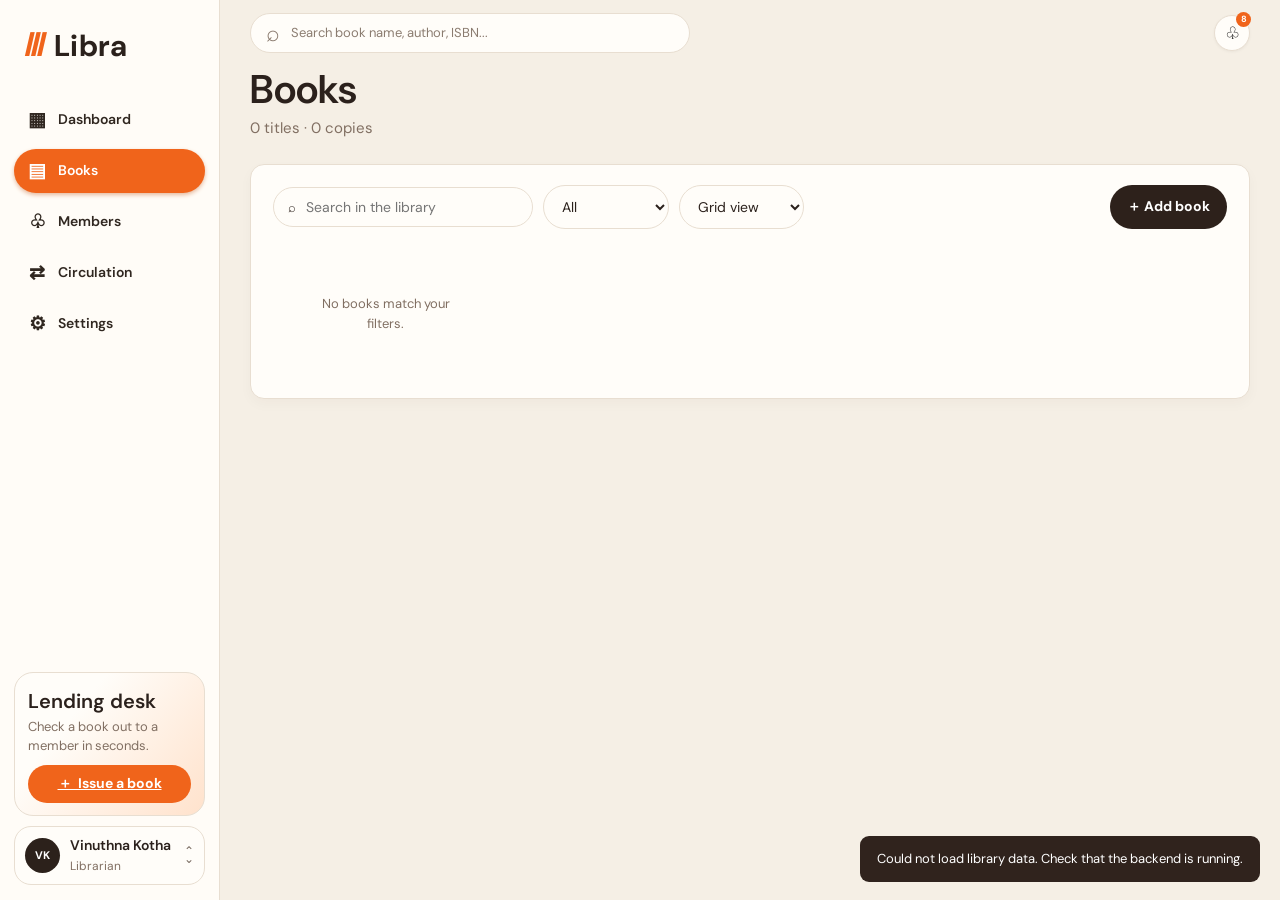
<file: books.html>
<!DOCTYPE html>
<html lang="en">
<head>
    <meta charset="utf-8">
    <meta name="viewport" content="width=device-width, initial-scale=1">
    <title>Books</title>

    <link rel="preconnect" href="https://fonts.googleapis.com">
    <link rel="preconnect" href="https://fonts.gstatic.com" crossorigin>

    <link
        href="https://fonts.googleapis.com/css2?family=DM+Sans:wght@400;500;600;700&family=Playfair+Display:wght@500;600;700&display=swap"
        rel="stylesheet"
    >

    <link rel="stylesheet" href="styles.css">
</head>

<body>
    <aside class="sidebar">
        <a class="brand" href="index.html">
            <span class="brand-mark">Ⅲ</span>
            <span>Libra</span>
        </a>

        <nav class="nav">
            <a class="nav-link" href="index.html">
                <span class="nav-icon">▦</span>Dashboard
            </a>

            <a class="nav-link active" href="books.html">
                <span class="nav-icon">▤</span>Books
            </a>

            <a class="nav-link" href="members.html">
                <span class="nav-icon">♧</span>Members
            </a>

            <a class="nav-link" href="circulation.html">
                <span class="nav-icon">⇄</span>Circulation
            </a>

            <a class="nav-link" href="settings.html">
                <span class="nav-icon">⚙</span>Settings
            </a>
        </nav>

        <div class="sidebar-bottom">
            <section class="lending-card">
                <h2>Lending desk</h2>
                <p>Check a book out to a member in seconds.</p>
                <a class="btn btn-orange btn-wide" href="circulation.html">
                    ＋ &nbsp;Issue a book
                </a>
            </section>

            <div class="profile">
                <span class="avatar avatar-dark">VK</span>

                <span class="profile-copy">
                    <strong>Vinuthna Kotha</strong>
                    <small>Librarian</small>
                </span>

                <span class="chevrons">⌃<br>⌄</span>
            </div>
        </div>
    </aside>

    <main class="main">
        <header class="topbar">
            <label class="search">
                <span class="search-icon">⌕</span>
                <input
                    id="globalSearch"
                    type="search"
                    placeholder="Search book name, author, ISBN..."
                >
            </label>

            <button
                class="notification"
                id="notificationButton"
                aria-label="Notifications"
            >
                ♧
                <span class="notification-count">8</span>
            </button>
        </header>

        <header class="section-heading">
            <h1>Books</h1>
            <p id="booksCount">26 titles · 65 copies</p>
        </header>

        <section class="panel catalogue-panel">
            <div class="catalogue-toolbar">
                <div class="catalogue-controls">
                    <label class="catalogue-search">
                        ⌕
                        <input
                            id="booksSearch"
                            type="search"
                            placeholder="Search in the library"
                        >
                    </label>

                    <select id="bookCategory">
                        <option>All</option>
                        <option>Fiction</option>
                        <option>Fantasy</option>
                        <option>Sci-Fi</option>
                        <option>Classics</option>
                        <option>Non-Fiction</option>
                        <option>Biography</option>
                        <option>Self-Help</option>
                        <option>Science</option>
                        <option>Technology</option>
                    </select>

                    <select id="bookView">
                        <option value="grid">Grid view</option>
                        <option value="list">List view</option>
                    </select>
                </div>

                <button class="btn btn-dark" id="addBook">
                    ＋ Add book
                </button>
            </div>

            <div id="booksGrid" class="books-grid"></div>
        </section>
    </main>

    <script src="app.js"></script>
</body>
</html>
</file>
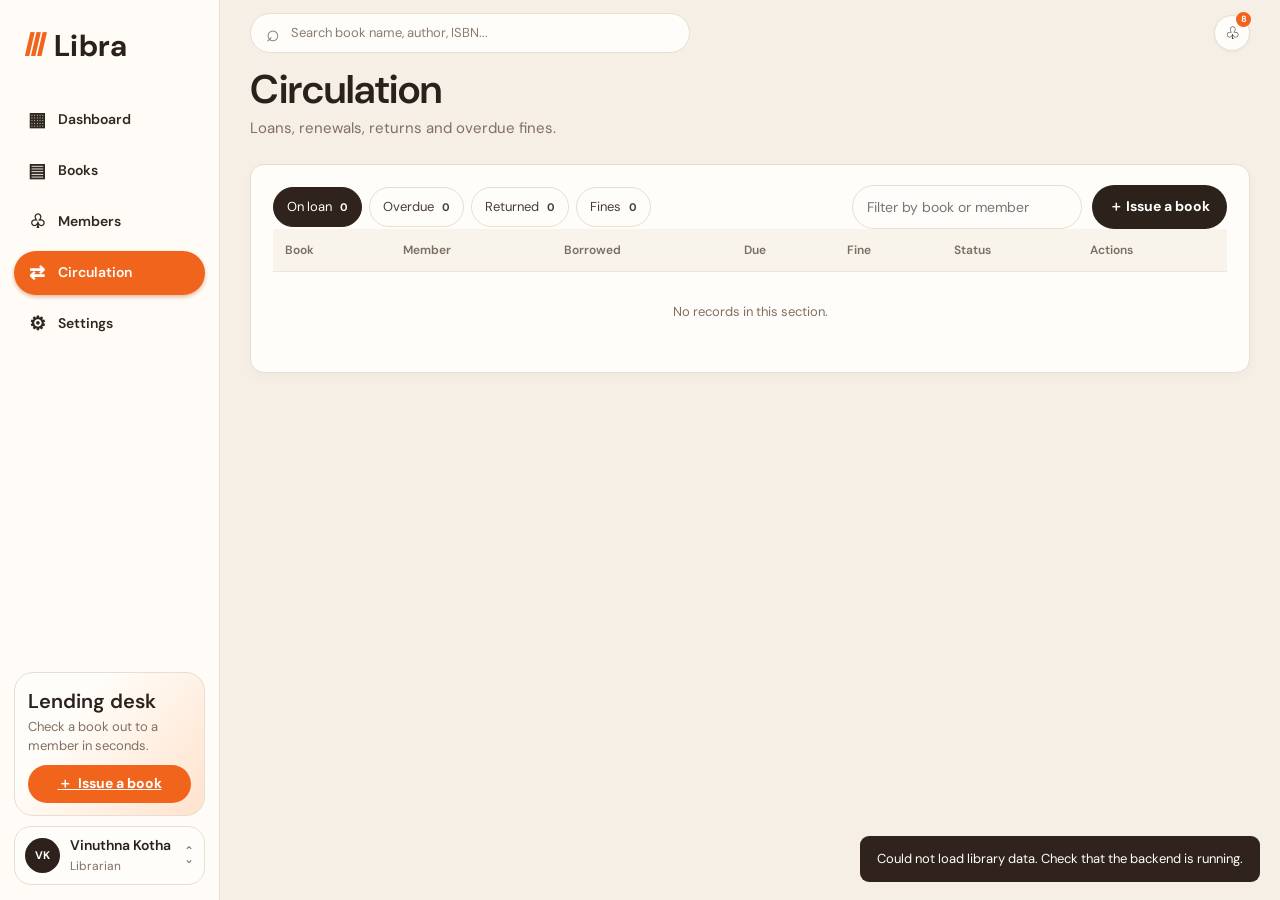
<file: circulation.html>
<!DOCTYPE html>
<html lang="en">
<head>
    <meta charset="utf-8">
    <meta name="viewport" content="width=device-width, initial-scale=1">
    <title>Circulation</title>

    <link rel="preconnect" href="https://fonts.googleapis.com">
    <link rel="preconnect" href="https://fonts.gstatic.com" crossorigin>
    <link href="https://fonts.googleapis.com/css2?family=DM+Sans:wght@400;500;600;700&family=Playfair+Display:wght@500;600;700&display=swap" rel="stylesheet">

    <link rel="stylesheet" href="styles.css">
</head>

<body>
    <aside class="sidebar">
        <a class="brand" href="index.html">
            <span class="brand-mark">Ⅲ</span>
            <span>Libra</span>
        </a>

        <nav class="nav">
            <a class="nav-link" href="index.html">
                <span class="nav-icon">▦</span>Dashboard
            </a>
            <a class="nav-link" href="books.html">
                <span class="nav-icon">▤</span>Books
            </a>
            <a class="nav-link" href="members.html">
                <span class="nav-icon">♧</span>Members
            </a>
            <a class="nav-link active" href="circulation.html">
                <span class="nav-icon">⇄</span>Circulation
            </a>
            <a class="nav-link" href="settings.html">
                <span class="nav-icon">⚙</span>Settings
            </a>
        </nav>

        <div class="sidebar-bottom">
            <section class="lending-card">
                <h2>Lending desk</h2>
                <p>Check a book out to a member in seconds.</p>
                <a class="btn btn-orange btn-wide" href="circulation.html">
                    ＋ &nbsp;Issue a book
                </a>
            </section>

            <div class="profile">
                <span class="avatar avatar-dark">VK</span>
                <span class="profile-copy">
                    <strong>Vinuthna Kotha</strong>
                    <small>Librarian</small>
                </span>
                <span class="chevrons">⌃<br>⌄</span>
            </div>
        </div>
    </aside>

    <main class="main">
        <header class="topbar">
            <label class="search">
                <span class="search-icon">⌕</span>
                <input
                    id="globalSearch"
                    type="search"
                    placeholder="Search book name, author, ISBN..."
                >
            </label>

            <button class="notification" id="notificationButton" aria-label="Notifications">
                ♧
                <span class="notification-count">8</span>
            </button>
        </header>

        <header class="section-heading">
            <h1>Circulation</h1>
            <p>Loans, renewals, returns and overdue fines.</p>
        </header>

        <section class="panel circulation-panel">
            <div class="circulation-toolbar">
                <div class="view-tabs">
                    <button class="active" data-circulation-tab="On loan">
                        On loan <b>0</b>
                    </button>
                    <button data-circulation-tab="Overdue">
                        Overdue <b>0</b>
                    </button>
                    <button data-circulation-tab="Returned">
                        Returned <b>0</b>
                    </button>
                    <button data-circulation-tab="Fines">
                        Fines <b>0</b>
                    </button>
                </div>

                <div class="circulation-actions">
                    <input
                        id="circulationSearch"
                        type="search"
                        placeholder="Filter by book or member"
                    >
                    <button class="btn btn-dark" id="issueBookButton">
                        ＋ Issue a book
                    </button>
                </div>
            </div>

            <div class="table-wrap">
                <table class="circulation-table">
                    <thead>
                        <tr>
                            <th>Book</th>
                            <th>Member</th>
                            <th>Borrowed</th>
                            <th>Due</th>
                            <th>Fine</th>
                            <th>Status</th>
                            <th>Actions</th>
                        </tr>
                    </thead>
                    <tbody id="circulationTable"></tbody>
                </table>
            </div>
        </section>
    </main>

    <script src="app.js"></script>
</body>
</html>
</file>
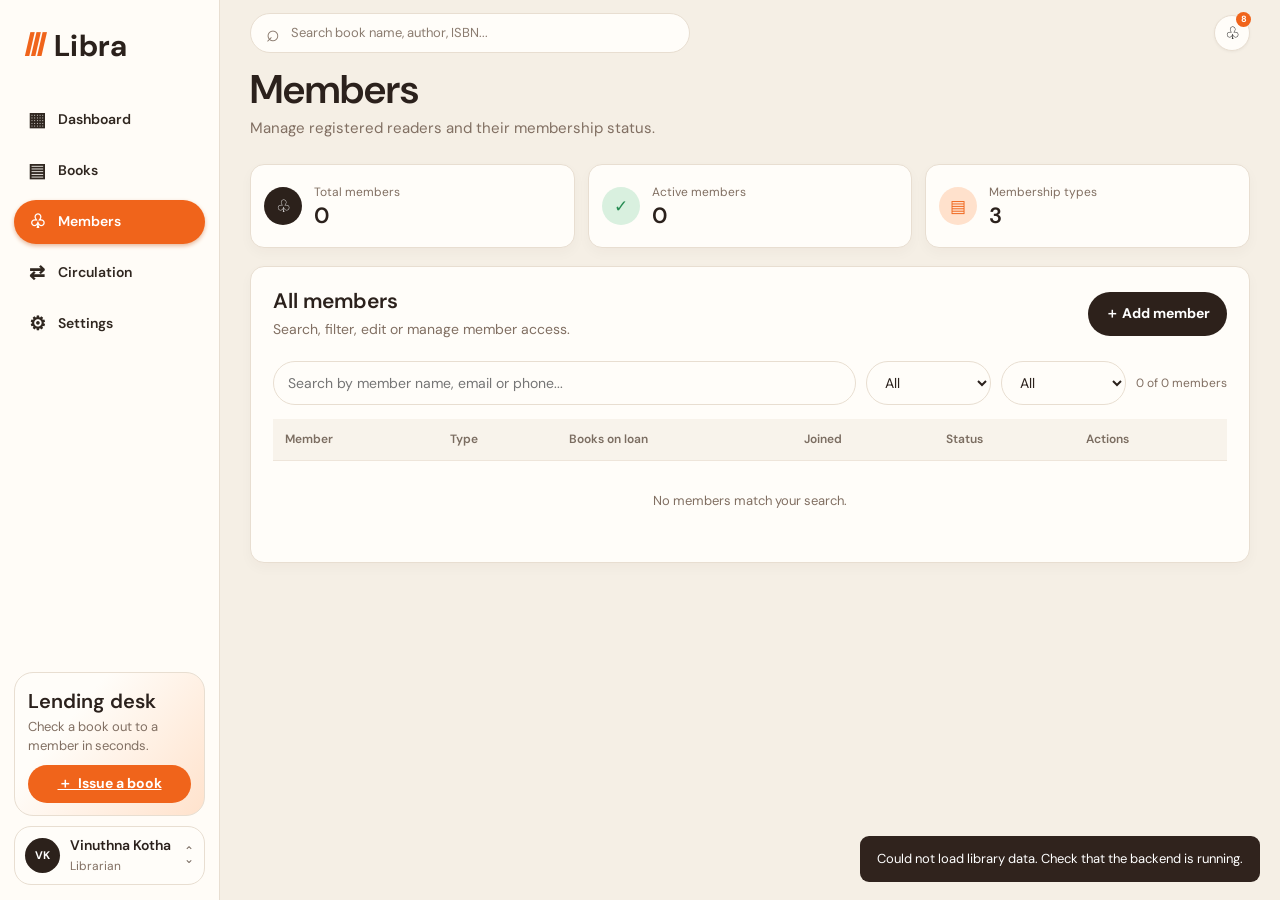
<file: members.html>
<!DOCTYPE html>
<html lang="en">
<head>
    <meta charset="utf-8">
    <meta name="viewport" content="width=device-width, initial-scale=1">
    <title>Members</title>

    <link rel="preconnect" href="https://fonts.googleapis.com">
    <link rel="preconnect" href="https://fonts.gstatic.com" crossorigin>
    <link href="https://fonts.googleapis.com/css2?family=DM+Sans:wght@400;500;600;700&family=Playfair+Display:wght@500;600;700&display=swap" rel="stylesheet">
    <link rel="stylesheet" href="styles.css">
</head>

<body>
    <aside class="sidebar">
        <a class="brand" href="index.html">
            <span class="brand-mark">Ⅲ</span>
            <span>Libra</span>
        </a>

        <nav class="nav">
            <a class="nav-link" href="index.html">
                <span class="nav-icon">▦</span>Dashboard
            </a>
            <a class="nav-link" href="books.html">
                <span class="nav-icon">▤</span>Books
            </a>
            <a class="nav-link active" href="members.html">
                <span class="nav-icon">♧</span>Members
            </a>
            <a class="nav-link" href="circulation.html">
                <span class="nav-icon">⇄</span>Circulation
            </a>
            <a class="nav-link" href="settings.html">
                <span class="nav-icon">⚙</span>Settings
            </a>
        </nav>

        <div class="sidebar-bottom">
            <section class="lending-card">
                <h2>Lending desk</h2>
                <p>Check a book out to a member in seconds.</p>
                <a class="btn btn-orange btn-wide" href="circulation.html">
                    ＋ &nbsp;Issue a book
                </a>
            </section>

            <div class="profile">
                <span class="avatar avatar-dark">VK</span>
                <span class="profile-copy">
                    <strong>Vinuthna Kotha</strong>
                    <small>Librarian</small>
                </span>
                <span class="chevrons">⌃<br>⌄</span>
            </div>
        </div>
    </aside>

    <main class="main">
        <header class="topbar">
            <label class="search">
                <span class="search-icon">⌕</span>
                <input
                    id="globalSearch"
                    type="search"
                    placeholder="Search book name, author, ISBN..."
                >
            </label>

            <button class="notification" id="notificationButton" aria-label="Notifications">
                ♧
                <span class="notification-count">8</span>
            </button>
        </header>

        <header class="section-heading">
            <h1>Members</h1>
            <p>Manage registered readers and their membership status.</p>
        </header>

        <section class="stats-grid member-stats">
            <article class="panel stat-card">
                <span class="stat-icon icon-ink">♧</span>
                <div>
                    <small>Total members</small>
                    <strong id="membersTotal">50</strong>
                </div>
            </article>

            <article class="panel stat-card">
                <span class="stat-icon icon-green">✓</span>
                <div>
                    <small>Active members</small>
                    <strong id="membersActive">50</strong>
                </div>
            </article>

            <article class="panel stat-card">
                <span class="stat-icon icon-orange">▤</span>
                <div>
                    <small>Membership types</small>
                    <strong>3</strong>
                </div>
            </article>
        </section>

        <section class="panel member-panel">
            <div class="member-toolbar">
                <div>
                    <h2>All members</h2>
                    <p>Search, filter, edit or manage member access.</p>
                </div>

                <button class="btn btn-dark" id="addMember">
                    ＋ Add member
                </button>
            </div>

            <div class="member-filters">
                <input
                    id="memberSearch"
                    type="search"
                    placeholder="Search by member name, email or phone..."
                >

                <select id="memberTierFilter">
                    <option>All</option>
                    <option>Student</option>
                    <option>Standard</option>
                    <option>Premium</option>
                </select>

                <select id="memberStatusFilter">
                    <option>All</option>
                    <option>Active</option>
                    <option>Suspended</option>
                </select>

                <span id="membersCount" class="filter-count">
                    50 of 50 members
                </span>
            </div>

            <div class="table-wrap">
                <table class="members-table">
                    <thead>
                        <tr>
                            <th>Member</th>
                            <th>Type</th>
                            <th>Books on loan</th>
                            <th>Joined</th>
                            <th>Status</th>
                            <th>Actions</th>
                        </tr>
                    </thead>
                    <tbody id="membersTable"></tbody>
                </table>
            </div>
        </section>
    </main>

    <script src="app.js"></script>
</body>
</html>
</file>
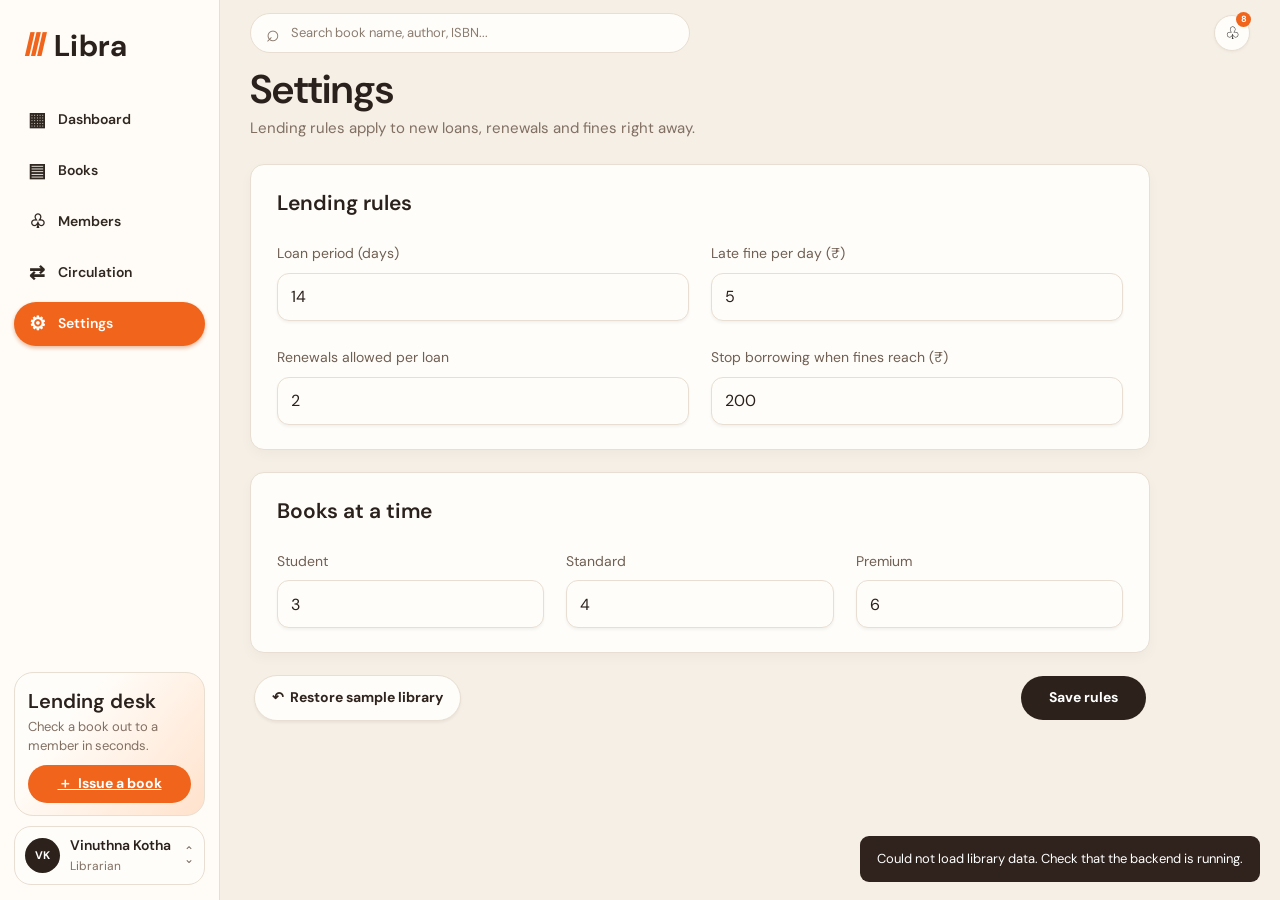
<file: settings.html>
<!DOCTYPE html>
<html lang="en">
<head>
    <meta charset="utf-8">
    <meta name="viewport" content="width=device-width, initial-scale=1">
    <title>Settings</title>

    <link rel="preconnect" href="https://fonts.googleapis.com">
    <link rel="preconnect" href="https://fonts.gstatic.com" crossorigin>
    <link href="https://fonts.googleapis.com/css2?family=DM+Sans:wght@400;500;600;700&family=Playfair+Display:wght@500;600;700&display=swap" rel="stylesheet">
    <link rel="stylesheet" href="styles.css">
</head>

<body>
    <aside class="sidebar">
        <a class="brand" href="index.html">
            <span class="brand-mark">Ⅲ</span>
            <span>Libra</span>
        </a>

        <nav class="nav" aria-label="Main navigation">
            <a class="nav-link " href="index.html">
                <span class="nav-icon">▦</span>Dashboard
            </a>
            <a class="nav-link " href="books.html">
                <span class="nav-icon">▤</span>Books
            </a>
            <a class="nav-link " href="members.html">
                <span class="nav-icon">♧</span>Members
            </a>
            <a class="nav-link " href="circulation.html">
                <span class="nav-icon">⇄</span>Circulation
            </a>
            <a class="nav-link active" href="settings.html">
                <span class="nav-icon">⚙</span>Settings
            </a>
        </nav>

        <div class="sidebar-bottom">
            <section class="lending-card">
                <h2>Lending desk</h2>
                <p>Check a book out to a member in seconds.</p>
                <a class="btn btn-orange btn-wide" href="circulation.html">
                    ＋ &nbsp;Issue a book
                </a>
            </section>

            <div class="profile">
                <span class="avatar avatar-dark">VK</span>
                <span class="profile-copy">
                    <strong>Vinuthna Kotha</strong>
                    <small>Librarian</small>
                </span>
                <span class="chevrons">⌃<br>⌄</span>
            </div>
        </div>
    </aside>

    <main class="main">
        <header class="topbar">
            <label class="search">
                <span class="search-icon">⌕</span>
                <input
                    id="globalSearch"
                    type="search"
                    placeholder="Search book name, author, ISBN..."
                >
            </label>

            <button class="notification" id="notificationButton" aria-label="Notifications">
                ♧
                <span class="notification-count">8</span>
            </button>
        </header>

        <header class="section-heading">
            <h1>Settings</h1>
            <p>Lending rules apply to new loans, renewals and fines right away.</p>
        </header>

        <form id="settingsForm">
            <section class="panel settings-card">
                <h2>Lending rules</h2>

                <div class="settings-grid">
                    <label>
                        Loan period (days)
                        <input name="loanDays" value="14" min="1" type="number" required>
                    </label>

                    <label>
                        Late fine per day (₹)
                        <input name="finePerDay" value="5" min="0" type="number" required>
                    </label>

                    <label>
                        Renewals allowed per loan
                        <input name="maxRenewals" value="2" min="0" type="number" required>
                    </label>

                    <label>
                        Stop borrowing when fines reach (₹)
                        <input name="stopFine" value="200" min="0" type="number" required>
                    </label>
                </div>
            </section>

            <section class="panel settings-card">
                <h2>Books at a time</h2>

                <div class="settings-grid three">
                    <label>
                        Student
                        <input name="studentLimit" value="3" min="1" type="number" required>
                    </label>

                    <label>
                        Standard
                        <input name="standardLimit" value="4" min="1" type="number" required>
                    </label>

                    <label>
                        Premium
                        <input name="premiumLimit" value="6" min="1" type="number" required>
                    </label>
                </div>
            </section>

            <div class="settings-actions">
                <button class="btn btn-light" type="button" id="restoreData">
                    ↶ &nbsp;Restore sample library
                </button>

                <button class="btn btn-dark" type="submit">
                    Save rules
                </button>
            </div>
        </form>
    </main>

    <script src="app.js"></script>
</body>
</html>
</file>
<file: styles.css>
* {
  box-sizing: border-box;
}

:root {
  --bg: #f5efe5;
  --panel: #fffdf9;
  --ink: #2b211c;
  --muted: #816f62;
  --line: #e8ded1;
  --orange: #f0641b;
  --serif: "Playfair Display",Georgia,serif;
  --sans: "DM Sans",Arial,sans-serif;
}

body {
  margin: 0;
  background: var(--bg);
  color: var(--ink);
  font-family: var(--sans);
  font-size: 13px;
}

button,input,select {
  font: inherit;
}

button {
  cursor: pointer;
}

.sidebar {
  position: fixed;
  inset: 0 auto 0 0;
  width: 181px;
  background: #fffcf7;
  border-right: 1px solid var(--line);
  padding: 17px 11px 12px;
  display: flex;
  flex-direction: column;
  z-index: 3;
}

.brand {
  height: 39px;
  display: flex;
  align-items: center;
  gap: 9px;
  padding: 0 9px;
  color: var(--ink);
  text-decoration: none;
  font: 700 25px var(--serif);
  letter-spacing: .2px;
}

.brand-mark {
  font: 700 27px var(--sans);
  color: var(--orange);
  transform: skew(-13deg);
  display: inline-block;
}

.nav {
  display: grid;
  gap: 4px;
  margin-top: 25px;
}

.nav-link {
  height: 31px;
  border-radius: 22px;
  padding: 0 12px;
  display: flex;
  align-items: center;
  gap: 10px;
  text-decoration: none;
  color: #302720;
  font-weight: 600;
  font-size: 11px;
}

.nav-link.active {
  background: var(--orange);
  color: #fff;
  box-shadow: 0 2px 4px #e6b99d;
}

.nav-icon {
  font-size: 16px;
  width: 15px;
  text-align: center;
}

.sidebar-bottom {
  margin-top: auto;
  display: grid;
  gap: 10px;
}

.lending-card {
  border: 1px solid var(--line);
  border-radius: 17px;
  padding: 12px 11px 10px;
  background: linear-gradient(130deg,#fffdf9 30%,#ffe2cc);
}

.lending-card h2 {
  font: 600 16px var(--serif);
  margin: 0 0 4px;
}

.lending-card p {
  font-size: 10px;
  line-height: 1.45;
  color: var(--muted);
  margin: 0 0 9px;
}

.btn {
  border: 0;
  border-radius: 24px;
  padding: 9px 13px;
  font-size: 11px;
  font-weight: 700;
  display: inline-flex;
  align-items: center;
  justify-content: center;
  gap: 5px;
}

.btn-orange {
  background: var(--orange);
  color: #fff;
}

.btn-dark {
  background: #2d211b;
  color: #fff;
}

.btn-light {
  background: #fffdf9;
  color: #30241e;
  border: 1px solid var(--line);
  box-shadow: 0 2px 3px #21170d0d;
}

.btn-wide {
  width: 100%;
  height: 31px;
}

.btn-wide span {
  font-size: 17px;
  font-weight: 400;
}

.profile {
  border: 1px solid var(--line);
  background: #fffdf9;
  border-radius: 17px;
  display: flex;
  align-items: center;
  text-align: left;
  padding: 7px 8px;
  gap: 9px;
  width: 100%;
  min-height: 49px;
}

.avatar {
  width: 30px;
  height: 30px;
  border-radius: 50%;
  display: grid;
  place-items: center;
  font-size: 10px;
  font-weight: 700;
  flex: none;
}

.avatar-dark {
  background: #2c211b;
  color: #fff;
}

.profile-copy {
  display: grid;
  gap: 1px;
  min-width: 0;
}

.profile-copy strong {
  font-size: 11px;
  font-weight: 600;
}

.profile-copy small {
  font-size: 10px;
  color: var(--muted);
}

.chevrons {
  margin-left: auto;
  line-height: 8px;
  color: #77695f;
  font-size: 12px;
}

.main {
  margin-left: 181px;
  padding: 9px 24px 28px;
  max-width: 1600px;
}

.topbar {
  height: 32px;
  display: flex;
  justify-content: space-between;
  align-items: center;
  margin-bottom: 10px;
}

.search {
  height: 32px;
  width: min(350px,55%);
  background: #fffdf9;
  border: 1px solid var(--line);
  border-radius: 20px;
  display: flex;
  align-items: center;
  padding: 0 12px;
  gap: 9px;
}

.search-icon {
  font-size: 20px;
  color: #88786c;
  line-height: 1;
}

.search input {
  border: 0;
  outline: 0;
  background: transparent;
  width: 100%;
  font-size: 10px;
  color: var(--ink);
}

.search input::placeholder {
  color: #8b7c70;
}

.notification {
  position: relative;
  width: 29px;
  height: 29px;
  border-radius: 50%;
  border: 1px solid var(--line);
  background: #fffdf9;
  font-size: 14px;
  box-shadow: 0 1px 3px #0000000c;
}

.notification-count {
  position: absolute;
  right: -2px;
  top: -4px;
  background: var(--orange);
  color: white;
  border-radius: 9px;
  min-width: 13px;
  height: 13px;
  display: grid;
  place-items: center;
  font-size: 8px;
  font-weight: 700;
}

.panel {
  background: var(--panel);
  border: 1px solid var(--line);
  border-radius: 14px;
  box-shadow: 0 5px 13px #37271908;
}

.top-grid {
  display: grid;
  grid-template-columns: 1.4fr 1fr;
  gap: 16px;
}

.welcome {
  min-height: 220px;
  padding: 24px 22px;
  background: linear-gradient(110deg,#fffdf9 55%,#ffe2cc);
}

.date-line {
  font-size: 10px;
  color: var(--muted);
  margin: 0 0 5px;
}

.welcome h1 {
  font: 600 34px/.99 var(--serif);
  letter-spacing: -.7px;
  margin: 0 0 12px;
}

.welcome-copy {
  max-width: 340px;
  color: var(--muted);
  font-size: 10px;
  line-height: 1.5;
  margin: 0 0 15px;
}

.welcome-actions {
  display: flex;
  gap: 6px;
}

.welcome-actions .btn {
  height: 28px;
  padding: 0 12px;
}

.featured {
  min-height: 220px;
  padding: 16px;
  display: flex;
  gap: 14px;
  align-items: flex-start;
}

.featured-cover {
  width: 103px;
  height: 184px;
  object-fit: cover;
  border-radius: 3px;
  box-shadow: 0 5px 12px #26180f30;
}

.featured-copy {
  display: flex;
  flex-direction: column;
  min-height: 185px;
  padding-top: 1px;
  min-width: 0;
}

.tag {
  background: #ffe1ce;
  color: #ef651b;
  border-radius: 12px;
  padding: 4px 8px;
  font-size: 9px;
  align-self: flex-start;
  margin-bottom: 7px;
}

.featured-copy h2 {
  font: 600 18px var(--serif);
  margin: 0 0 3px;
}

.muted {
  color: var(--muted);
  font-size: 10px;
  margin: 0 0 10px;
}

.description {
  font-size: 10px;
  line-height: 1.5;
  color: #78695e;
  margin: 0;
}

.loan-count {
  margin: auto 0 0;
  color: var(--muted);
  font-size: 9px;
}

.loan-count strong {
  color: var(--orange);
}

.stats-grid {
  display: grid;
  grid-template-columns: repeat(5,minmax(0,1fr));
  gap: 10px;
  margin-top: 14px;
}

.stat-card {
  height: 70px;
  padding: 11px 10px;
  display: flex;
  align-items: center;
  gap: 10px;
}

.stat-icon {
  width: 31px;
  height: 31px;
  border-radius: 50%;
  display: grid;
  place-items: center;
  font-size: 14px;
  flex: none;
}

.icon-ink {
  background: #2c211b;
  color: white;
}

.icon-orange {
  background: #ffe1cc;
  color: #ef651b;
}

.icon-red {
  background: #ffe0df;
  color: #ef5c53;
}

.icon-green {
  background: #d9f0df;
  color: #278c53;
}

.icon-peach {
  background: #ffe1cc;
  color: #ef651b;
}

.stat-card div {
  display: grid;
  gap: 1px;
  min-width: 0;
}

.stat-card small {
  font-size: 8px;
  color: var(--muted);
  white-space: nowrap;
}

.stat-card strong {
  font-size: 16px;
  line-height: 1.2;
  font-weight: 600;
}

.middle-grid {
  display: grid;
  grid-template-columns: 1.4fr .9fr;
  gap: 16px;
  margin-top: 14px;
}

.chart-panel,.calendar-panel {
  height: 242px;
  padding: 13px 14px;
}

.panel-heading {
  display: flex;
  justify-content: space-between;
  align-items: center;
}

.panel h2,.panel-heading h2 {
  font: 600 15px var(--serif);
  margin: 0;
}

.panel-heading>span {
  font-size: 8px;
  color: var(--muted);
}

.chart {
  height: 180px;
  display: flex;
  margin-top: 12px;
}

.y-labels {
  width: 20px;
  display: flex;
  flex-direction: column;
  justify-content: space-between;
  align-items: flex-end;
  padding: 0 6px 21px 0;
  color: #897b70;
  font-size: 8px;
}

.chart-plot {
  position: relative;
  flex: 1;
}

.grid-lines {
  position: absolute;
  inset: 0 0 21px;
  display: flex;
  flex-direction: column;
  justify-content: space-between;
}

.grid-lines i {
  border-top: 1px dashed #e9dfd3;
}

.bar-groups {
  position: absolute;
  inset: 0 0 0;
  display: flex;
  justify-content: space-around;
  align-items: stretch;
}

.bar-group {
  width: 10%;
  display: flex;
  align-items: flex-end;
  justify-content: center;
  gap: 5px;
  position: relative;
  padding-bottom: 21px;
}

.bar {
  width: 13px;
  max-width: 35%;
  border-radius: 5px 5px 0 0;
  z-index: 1;
}

.bar.orange {
  background: var(--orange);
}

.bar.dark {
  background: #342820;
}

.bar-group small {
  position: absolute;
  bottom: 3px;
  font-size: 7px;
  color: #827468;
  white-space: nowrap;
}

.calendar-arrows {
  display: flex;
  gap: 12px;
}

.calendar-arrows button {
  border: 0;
  background: transparent;
  color: #6d5e53;
  font-size: 18px;
  padding: 0 2px;
}

.week {
  display: grid;
  grid-template-columns: repeat(7,1fr);
  gap: 4px;
  margin-top: 20px;
}

.day {
  border: 0;
  background: transparent;
  border-radius: 16px;
  height: 54px;
  display: flex;
  align-items: center;
  flex-direction: column;
  gap: 3px;
  padding: 5px 0;
}

.day small {
  font-size: 8px;
  color: #89796d;
}

.day strong {
  font-size: 11px;
  font-weight: 600;
}

.day i {
  width: 4px;
  height: 4px;
  border-radius: 50%;
  background: var(--orange);
}

.day.selected {
  background: #30231d;
  color: white;
}

.day.selected small {
  color: white;
}

.calendar-note {
  text-align: center;
  color: var(--muted);
  font-size: 9px;
  margin: 22px 0 0;
}

.lower-grid {
  display: grid;
  grid-template-columns: 1.4fr .9fr;
  gap: 16px;
  margin-top: 14px;
}

.categories-panel,.top-borrowed-panel {
  min-height: 196px;
  padding: 13px 14px;
}

.category-bar {
  height: 27px;
  display: flex;
  overflow: hidden;
  border-radius: 9px;
  margin-top: 12px;
  gap: 2px;
}

.category-bar span {
  height: 100%;
}

.category-legend {
  display: grid;
  grid-template-columns: repeat(3,1fr);
  gap: 9px 10px;
  margin-top: 13px;
}

.category-legend>div {
  display: flex;
  gap: 6px;
  align-items: flex-start;
  font-size: 9px;
}

.category-legend span {
  display: grid;
  gap: 2px;
}

.category-legend small {
  font-size: 8px;
  color: var(--muted);
}

.dot {
  width: 7px;
  height: 7px;
  border-radius: 50%;
  margin-top: 2px;
  flex: none;
}

.top-list {
  list-style: none;
  padding: 0;
  margin: 9px 0 0;
  display: grid;
  gap: 7px;
}

.top-list li {
  display: flex;
  align-items: center;
  gap: 8px;
  min-width: 0;
}

.rank {
  font: 14px var(--serif);
  color: #806d60;
  width: 10px;
}

.top-list img {
  width: 26px;
  height: 36px;
  object-fit: cover;
  border-radius: 2px;
  box-shadow: 0 2px 5px #0002;
}

.book-info {
  display: grid;
  gap: 1px;
  min-width: 0;
  flex: 1;
}

.book-info strong {
  font-size: 8px;
  font-weight: 600;
  white-space: nowrap;
  overflow: hidden;
  text-overflow: ellipsis;
}

.book-info small {
  font-size: 7px;
  color: var(--muted);
}

.top-list b {
  font-size: 9px;
  font-weight: 600;
}

.activity-panel {
  margin-top: 14px;
  overflow: hidden;
}

.activity-panel>.panel-heading {
  padding: 12px 14px 9px;
}

.text-link {
  border: 0;
  background: none;
  color: var(--orange);
  font-size: 9px;
}

.table-wrap {
  overflow-x: auto;
}

table {
  border-collapse: collapse;
  width: 100%;
  text-align: left;
}

thead {
  background: #f8f3eb;
}

th {
  height: 27px;
  font-size: 8px;
  color: #7b6d61;
  font-weight: 500;
}

td {
  height: 44px;
  border-top: 1px solid #eee5da;
  font-size: 9px;
  color: #66584e;
}

th:first-child,td:first-child {
  padding-left: 14px;
}

th:last-child,td:last-child {
  padding-right: 14px;
}

.table-book {
  display: flex;
  align-items: center;
  gap: 8px;
}

.table-book img {
  width: 24px;
  height: 34px;
  object-fit: cover;
  border-radius: 2px;
}

.table-book span {
  display: grid;
  gap: 2px;
}

.table-book strong {
  font-size: 9px;
  font-weight: 600;
  color: #30251f;
}

.table-book small {
  font-size: 8px;
  color: var(--muted);
}

.member-cell {
  display: flex;
  align-items: center;
  gap: 7px;
  white-space: nowrap;
}

.member-cell i {
  width: 20px;
  height: 20px;
  border-radius: 50%;
  background: #fce8c5;
  display: grid;
  place-items: center;
  font-style: normal;
  font-size: 7px;
  font-weight: 700;
}

.status {
  border-radius: 10px;
  padding: 4px 8px;
  font-size: 8px;
  white-space: nowrap;
}

.status-loan {
  background: #ffe1cf;
  color: #ef651b;
}

.status-returned {
  background: #d8f1df;
  color: #278a51;
}

.modal-backdrop {
  position: fixed;
  inset: 0;
  background: #21181166;
  display: grid;
  place-items: center;
  z-index: 10;
  padding: 18px;
}

.modal-backdrop[hidden] {
  display: none;
}

.modal {
  width: min(420px,100%);
  background: #fffdf9;
  border: 1px solid var(--line);
  border-radius: 17px;
  padding: 20px;
  box-shadow: 0 20px 70px #0003;
}

.modal-heading {
  display: flex;
  justify-content: space-between;
  align-items: center;
}

.modal h2 {
  font: 600 22px var(--serif);
  margin: 0;
}

.icon-button {
  border: 0;
  background: none;
  font-size: 24px;
  color: #77685d;
}

.modal-subtitle {
  color: var(--muted);
  font-size: 11px;
  margin: 6px 0 17px;
}

.modal form {
  display: grid;
  gap: 13px;
}

.modal label {
  display: grid;
  gap: 6px;
  color: #6e5e52;
  font-size: 10px;
}

.modal select {
  height: 38px;
  border: 1px solid var(--line);
  border-radius: 9px;
  background: white;
  padding: 0 10px;
  color: var(--ink);
  outline-color: #f3a36d;
}

.modal-actions {
  display: flex;
  justify-content: flex-end;
  gap: 8px;
  margin-top: 6px;
}

.toast {
  position: fixed;
  bottom: 18px;
  right: 20px;
  background: #30231d;
  color: #fff;
  padding: 10px 14px;
  border-radius: 9px;
  font-size: 11px;
  opacity: 0;
  transform: translateY(8px);
  transition: .2s;
  pointer-events: none;
  z-index: 20;
}

.toast.show {
  opacity: 1;
  transform: translateY(0);
}

@media (min-width:1500px) {
  .main {
    padding-left: 28px;
    padding-right: 28px;
  }

  .top-grid {
    grid-template-columns: 1.4fr 1fr;
  }
}

@media (max-width:1050px) {
  .stats-grid {
    grid-template-columns: repeat(3,1fr);
  }

  .top-grid,.middle-grid,.lower-grid {
    grid-template-columns: 1fr;
  }

  .featured {
    min-height: 180px;
  }

  .featured-copy {
    min-height: 150px;
  }

  .chart-panel,.calendar-panel {
    height: auto;
    min-height: 220px;
  }
}

@media (max-width:700px) {
  .sidebar {
    width: 66px;
    padding: 14px 7px;
  }

  .brand {
    padding: 0;
    justify-content: center;
  }

  .brand>span:last-child,.nav-link:not(.active)::after,.nav-link {
    font-size: 0;
  }

  .nav-link {
    justify-content: center;
    padding: 0;
  }

  .nav-icon {
    font-size: 18px;
  }

  .nav-link.active {
    font-size: 0;
  }

  .sidebar-bottom .lending-card,.profile-copy,.chevrons {
    display: none;
  }

  .profile {
    justify-content: center;
    padding: 6px;
  }

  .main {
    margin-left: 66px;
    padding: 10px 12px 22px;
  }

  .welcome {
    padding: 19px;
  }

  .welcome h1 {
    font-size: 29px;
  }

  .stats-grid {
    grid-template-columns: repeat(2,minmax(0,1fr));
  }

  .stat-card {
    padding: 8px;
    gap: 7px;
  }

  .featured-cover {
    width: 85px;
    height: 145px;
  }

  .featured {
    min-height: 165px;
  }

  .category-legend {
    grid-template-columns: repeat(2,1fr);
  }

  .activity-panel {
    margin-bottom: 15px;
  }

  .table-wrap {
    overflow-x: auto;
  }

  table {
    min-width: 650px;
  }

  .search {
    width: 80%;
  }
}


/*Readability pass: increase the overall scale while preserving the reference layout.*/
body {
  font-size: 15px;
}

.sidebar {
  width: 220px;
  padding: 22px 14px 15px;
}

.brand {
  height: 46px;
  font-size: 29px;
  padding: 0 10px;
}

.brand-mark {
  font-size: 31px;
}

.nav {
  margin-top: 30px;
  gap: 7px;
}

.nav-link {
  height: 42px;
  padding: 0 14px;
  font-size: 13px;
  gap: 12px;
}

.nav-icon {
  font-size: 19px;
  width: 18px;
}

.lending-card {
  padding: 15px 13px 12px;
  border-radius: 19px;
}

.lending-card h2 {
  font-size: 19px;
}

.lending-card p {
  font-size: 12px;
}

.btn {
  font-size: 13px;
  padding: 10px 15px;
}

.btn-wide {
  height: 38px;
}

.profile {
  min-height: 58px;
  padding: 8px 10px;
  gap: 10px;
}

.avatar {
  width: 35px;
  height: 35px;
  font-size: 11px;
}

.profile-copy strong {
  font-size: 13px;
}

.profile-copy small {
  font-size: 11px;
}

.main {
  margin-left: 220px;
  padding: 13px 30px 34px;
}

.topbar {
  height: 40px;
  margin-bottom: 13px;
}

.search {
  height: 40px;
  width: min(440px,58%);
  padding: 0 15px;
}

.search input {
  font-size: 13px;
}

.search-icon {
  font-size: 23px;
}

.notification {
  width: 36px;
  height: 36px;
  font-size: 17px;
}

.notification-count {
  min-width: 15px;
  height: 15px;
  font-size: 9px;
}

.welcome {
  min-height: 260px;
  padding: 29px 27px;
}

.date-line {
  font-size: 12px;
}

.welcome h1 {
  font-size: 40px;
  margin-bottom: 15px;
}

.welcome-copy {
  font-size: 12px;
  max-width: 410px;
  margin-bottom: 19px;
}

.welcome-actions .btn {
  height: 36px;
  padding: 0 15px;
}

.featured {
  min-height: 260px;
  padding: 20px;
  gap: 18px;
}

.featured-cover {
  width: 120px;
  height: 215px;
}

.featured-copy {
  min-height: 215px;
}

.tag {
  font-size: 10px;
}

.featured-copy h2 {
  font-size: 21px;
}

.muted,.description {
  font-size: 12px;
}

.loan-count {
  font-size: 11px;
}

.stats-grid {
  gap: 13px;
  margin-top: 17px;
}

.stat-card {
  height: 84px;
  padding: 13px;
  gap: 12px;
}

.stat-icon {
  width: 38px;
  height: 38px;
  font-size: 17px;
}

.stat-card small {
  font-size: 10px;
}

.stat-card strong {
  font-size: 19px;
}

.middle-grid,.lower-grid {
  gap: 18px;
  margin-top: 17px;
}

.chart-panel,.calendar-panel {
  height: 285px;
  padding: 16px 17px;
}

.panel h2,.panel-heading h2 {
  font-size: 18px;
}

.panel-heading>span {
  font-size: 10px;
}

.chart {
  height: 210px;
  margin-top: 15px;
}

.y-labels {
  font-size: 10px;
}

.bar-group small {
  font-size: 9px;
}

.week {
  margin-top: 24px;
}

.day {
  height: 62px;
}

.day small {
  font-size: 10px;
}

.day strong {
  font-size: 13px;
}

.calendar-note {
  font-size: 11px;
  margin-top: 27px;
}

.categories-panel,.top-borrowed-panel {
  min-height: 230px;
  padding: 16px 17px;
}

.category-bar {
  height: 32px;
  margin-top: 15px;
}

.category-legend {
  gap: 12px 13px;
  margin-top: 16px;
}

.category-legend>div {
  font-size: 11px;
}

.category-legend small {
  font-size: 10px;
}

.top-list {
  gap: 9px;
  margin-top: 12px;
}

.rank {
  font-size: 16px;
  width: 12px;
}

.top-list img {
  width: 31px;
  height: 43px;
}

.book-info strong {
  font-size: 10px;
}

.book-info small {
  font-size: 9px;
}

.top-list b {
  font-size: 11px;
}

.activity-panel {
  margin-top: 17px;
}

.activity-panel>.panel-heading {
  padding: 15px 17px 11px;
}

.text-link {
  font-size: 11px;
}

th {
  height: 34px;
  font-size: 10px;
}

td {
  height: 53px;
  font-size: 11px;
}

.table-book img {
  width: 29px;
  height: 41px;
}

.table-book strong {
  font-size: 11px;
}

.table-book small {
  font-size: 9px;
}

.member-cell {
  font-size: 11px;
}

.member-cell i {
  width: 24px;
  height: 24px;
  font-size: 8px;
}

.status {
  font-size: 9px;
  padding: 5px 9px;
}

@media (max-width:1050px) {
  .sidebar {
    width: 190px;
  }

  .main {
    margin-left: 190px;
    padding-left: 20px;
    padding-right: 20px;
  }

  .stats-grid {
    grid-template-columns: repeat(3,1fr);
  }
}

@media (max-width:700px) {
  .sidebar {
    width: 66px;
    padding: 14px 7px;
  }

  .main {
    margin-left: 66px;
    padding: 10px 12px 22px;
  }

  .welcome h1 {
    font-size: 31px;
  }

  .stats-grid {
    grid-template-columns: repeat(2,minmax(0,1fr));
  }
}

.section-heading {
  margin: 5px 0 26px;
}

.section-heading h1 {
  font: 600 36px var(--serif);
  margin: 0 0 5px;
}

.section-heading p {
  font-size: 14px;
  color: var(--muted);
  margin: 0;
}

.page-placeholder {
  padding: 22px;
  min-height: 260px;
}

.section-toolbar {
  display: flex;
  align-items: center;
  justify-content: space-between;
  gap: 15px;
}

.section-toolbar h2,.settings-card h2 {
  font: 600 21px var(--serif);
  margin: 0;
}

.view-tabs,.filter-row {
  display: flex;
  align-items: center;
  gap: 8px;
  flex-wrap: wrap;
}

.view-tabs button,.filter-chip {
  border: 1px solid var(--line);
  background: #fffdf9;
  color: #4a3d34;
  border-radius: 20px;
  padding: 9px 13px;
  font-size: 12px;
}

.view-tabs button.active,.filter-chip.active {
  background: #30231d;
  color: #fff;
  border-color: #30231d;
}

.view-tabs b {
  font-size: 10px;
  margin-left: 5px;
}

.filter-row {
  margin-top: 22px;
}

.filter-chip {
  padding: 8px 13px;
}

.section-note {
  color: var(--muted);
  font-size: 13px;
  margin: 28px 0 4px;
}

.settings-card {
  padding: 24px 26px;
  margin-bottom: 22px;
  max-width: 900px;
}

.settings-grid {
  display: grid;
  grid-template-columns: repeat(2,minmax(0,1fr));
  gap: 26px 22px;
  margin-top: 26px;
}

.settings-grid.three {
  grid-template-columns: repeat(3,minmax(0,1fr));
}

.settings-grid label {
  display: grid;
  gap: 8px;
  font-size: 13px;
  color: #705f53;
}

.settings-grid input {
  height: 44px;
  border: 1px solid var(--line);
  border-radius: 12px;
  background: #fffdf9;
  padding: 0 13px;
  font-size: 15px;
  color: var(--ink);
  box-shadow: 0 2px 3px #0000000c;
}

.settings-actions {
  max-width: 900px;
  display: flex;
  justify-content: space-between;
  align-items: center;
  padding: 0 4px;
}

.settings-actions .btn {
  min-width: 125px;
}

.section-heading+.panel {
  margin-top: 0;
}

@media (max-width:700px) {
  .section-heading h1 {
    font-size: 30px;
  }

  .settings-grid,.settings-grid.three {
    grid-template-columns: 1fr;
  }

  .section-toolbar {
    align-items: flex-start;
    flex-direction: column;
  }

  .settings-actions {
    gap: 10px;
    flex-wrap: wrap;
  }
}


/*Functional section screens*/
.section-heading {
  margin: 5px 0 24px;
}

.section-heading h1 {
  font: 600 36px var(--serif);
  margin: 0 0 5px;
}

.section-heading p {
  font-size: 14px;
  color: var(--muted);
  margin: 0;
}

.member-stats {
  grid-template-columns: repeat(3,minmax(0,1fr));
  margin: 0 0 18px;
}

.member-panel,.catalogue-panel,.circulation-panel {
  padding: 20px 22px;
  overflow: hidden;
}

.member-toolbar,.catalogue-toolbar,.circulation-toolbar {
  display: flex;
  align-items: center;
  justify-content: space-between;
  gap: 16px;
}

.member-toolbar h2 {
  font: 600 21px var(--serif);
  margin: 0 0 4px;
}

.member-toolbar p {
  color: var(--muted);
  font-size: 12px;
  margin: 0;
}

.member-filters,.catalogue-controls,.circulation-actions {
  display: flex;
  align-items: center;
  gap: 10px;
  flex-wrap: wrap;
  margin: 20px 0 14px;
}

.member-filters input,.catalogue-search,.catalogue-controls select,.member-filters select,.circulation-actions input {
  height: 40px;
  border: 1px solid var(--line);
  border-radius: 22px;
  background: #fffdf9;
  padding: 0 14px;
  color: var(--ink);
  font: 13px var(--sans);
}

.member-filters input {
  flex: 1;
  min-width: 230px;
}

.member-filters select,.catalogue-controls select {
  min-width: 125px;
}

.filter-count {
  font-size: 11px;
  color: var(--muted);
  margin-left: auto;
}

.members-table th,.circulation-table th {
  height: 42px;
  font-size: 11px;
  padding: 0 12px;
}

.members-table td,.circulation-table td {
  height: 64px;
  font-size: 12px;
  padding: 7px 12px;
}

.members-table td:first-child {
  min-width: 220px;
}

.members-table .member-cell {
  gap: 10px;
}

.members-table .member-cell>span {
  display: grid;
  gap: 3px;
}

.members-table .member-cell strong {
  font-weight: 600;
  color: var(--ink);
}

.members-table .member-cell small {
  font-size: 10px;
  color: var(--muted);
}

.members-table .member-cell i {
  width: 34px;
  height: 34px;
  font-size: 10px;
}

.row-actions {
  white-space: nowrap;
  display: flex;
  gap: 6px;
  align-items: center;
}

.btn-small {
  font-size: 10px;
  padding: 7px 10px;
}

.btn:disabled {
  opacity: .4;
  cursor: not-allowed;
}

.status-overdue {
  background: #ffe0df;
  color: #df4e47;
}

.empty-cell {
  text-align: center;
  padding: 30px !important;
  color: var(--muted) !important;
  font-size: 13px !important;
}

.catalogue-toolbar {
  align-items: flex-start;
}

.catalogue-controls {
  margin: 0;
}

.catalogue-search {
  display: flex;
  align-items: center;
  gap: 8px;
  min-width: 260px;
}

.catalogue-search input {
  border: 0;
  outline: 0;
  background: transparent;
  min-width: 0;
}

.books-grid {
  display: grid;
  grid-template-columns: repeat(auto-fill,minmax(190px,1fr));
  gap: 14px;
  margin-top: 22px;
}

.book-card {
  display: flex;
  gap: 12px;
  min-height: 170px;
  padding: 12px;
  border: 1px solid var(--line);
  border-radius: 13px;
  background: #fffdf9;
}

.book-card>img {
  width: 78px;
  height: 120px;
  object-fit: cover;
  border-radius: 3px;
  box-shadow: 0 3px 9px #0002;
  flex: none;
}

.book-card-copy {
  display: flex;
  flex-direction: column;
  align-items: flex-start;
  gap: 5px;
  min-width: 0;
}

.book-card-copy>strong {
  font: 600 14px var(--serif);
  line-height: 1.3;
}

.book-card-copy>small,.book-card-copy>span {
  font-size: 11px;
  color: var(--muted);
}

.book-card-copy .row-actions {
  margin-top: auto;
  flex-wrap: wrap;
}

.books-list {
  display: grid;
  grid-template-columns: 1fr;
  gap: 8px;
  margin-top: 22px;
}

.books-list .book-card {
  min-height: 95px;
  align-items: center;
}

.books-list .book-card>img {
  height: 70px;
  width: 48px;
}

.circulation-toolbar {
  align-items: center;
}

.circulation-toolbar .view-tabs {
  display: flex;
  gap: 7px;
  flex-wrap: wrap;
}

.view-tabs button {
  border: 1px solid var(--line);
  background: #fffdf9;
  color: #4a3d34;
  border-radius: 20px;
  padding: 9px 13px;
  font-size: 12px;
}

.view-tabs button.active {
  background: #30231d;
  color: #fff;
  border-color: #30231d;
}

.view-tabs b {
  margin-left: 5px;
}

.circulation-actions {
  margin: 0;
}

.circulation-actions input {
  min-width: 230px;
}

.circulation-table td:first-child {
  min-width: 210px;
}

.circulation-table .table-book img {
  width: 38px;
  height: 52px;
}

.circulation-table .table-book strong {
  font-size: 12px;
}

.circulation-table .table-book small {
  font-size: 10px;
}

.settings-card {
  padding: 24px 26px;
  margin-bottom: 22px;
  max-width: 900px;
}

.settings-card h2 {
  font: 600 21px var(--serif);
  margin: 0;
}

.settings-grid {
  display: grid;
  grid-template-columns: repeat(2,minmax(0,1fr));
  gap: 26px 22px;
  margin-top: 26px;
}

.settings-grid.three {
  grid-template-columns: repeat(3,minmax(0,1fr));
}

.settings-grid label {
  display: grid;
  gap: 8px;
  font-size: 13px;
  color: #705f53;
}

.settings-grid input {
  height: 44px;
  border: 1px solid var(--line);
  border-radius: 12px;
  background: #fffdf9;
  padding: 0 13px;
  font-size: 15px;
  color: var(--ink);
  box-shadow: 0 2px 3px #0000000c;
}

.settings-actions {
  max-width: 900px;
  display: flex;
  justify-content: space-between;
  align-items: center;
  padding: 0 4px;
  margin-bottom: 30px;
}

.settings-actions .btn {
  min-width: 125px;
}

@media (max-width:900px) {
  .member-toolbar,.catalogue-toolbar,.circulation-toolbar {
    align-items: flex-start;
    flex-direction: column;
  }

  .member-stats {
    grid-template-columns: 1fr 1fr;
  }

  .circulation-actions {
    width: 100%;
  }

  .circulation-actions input {
    flex: 1;
  }
}

@media (max-width:700px) {
  .section-heading h1 {
    font-size: 30px;
  }

  .member-stats {
    grid-template-columns: 1fr;
  }

  .settings-grid,.settings-grid.three {
    grid-template-columns: 1fr;
  }

  .member-panel,.catalogue-panel,.circulation-panel {
    padding: 14px;
  }

  .filter-count {
    width: 100%;
    margin: 0;
  }

  .books-grid {
    grid-template-columns: 1fr;
  }

  .catalogue-controls {
    width: 100%;
  }

  .catalogue-search {
    min-width: 100%;
  }

  .settings-actions {
    gap: 10px;
    flex-wrap: wrap;
  }
}


/*Global sans-serif typography*/
:root {
  --serif: "DM Sans", Arial, sans-serif;
  --sans: "DM Sans", Arial, sans-serif;
}

* {
  font-family: "DM Sans", Arial, sans-serif !important;
}


/*==========================================
   LIBRA — GLOBAL TYPOGRAPHY & READABILITY
   ==========================================*/
:root {
  --font-body: 15px;
}


/*Base*/
body {
  font-size: 15px;
  line-height: 1.55;
}


/*Sidebar*/
.nav-link {
  font-size: 14px;
  min-height: 44px;
}

.brand {
  font-size: 30px;
}

.lending-card h2 {
  font-size: 20px;
}

.lending-card p {
  font-size: 13px;
}

.profile-copy strong {
  font-size: 14px;
}

.profile-copy small {
  font-size: 12px;
}


/*Buttons*/
.btn {
  font-size: 14px;
  padding: 11px 17px;
}

.btn-small {
  font-size: 12px;
  padding: 8px 12px;
}


/*Search*/
.search input,
.catalogue-search input {
  font-size: 14px;
}

.search input::placeholder {
  font-size: 13px;
}


/*Page headings*/
.section-heading h1 {
  font-size: 40px;
  line-height: 1.15;
}

.section-heading p {
  font-size: 15px;
}

.welcome h1 {
  font-size: 43px;
}

.date-line {
  font-size: 13px;
}

.welcome-copy {
  font-size: 14px;
  line-height: 1.65;
}


/*Panel headings*/
.panel h2,
.panel-heading h2,
.member-toolbar h2,
.section-toolbar h2,
.settings-card h2 {
  font-size: 21px;
}


/*Featured book*/
.featured-copy h2 {
  font-size: 23px;
}

.tag {
  font-size: 12px;
}

.muted,
.description {
  font-size: 14px;
  line-height: 1.65;
}

.loan-count {
  font-size: 12px;
}


/*Statistics*/
.stat-card small {
  font-size: 12px;
}

.stat-card strong {
  font-size: 22px;
}


/*Charts and calendar*/
.panel-heading > span {
  font-size: 12px;
}

.y-labels,
.bar-group small,
.day small {
  font-size: 11px;
}

.day strong {
  font-size: 14px;
}

.calendar-note {
  font-size: 12px;
}


/*Categories*/
.category-legend > div {
  font-size: 13px;
}

.category-legend small {
  font-size: 11px;
}


/*Top borrowed books*/
.book-info strong {
  font-size: 12px;
}

.book-info small {
  font-size: 11px;
}

.rank {
  font-size: 18px;
}

.top-list b {
  font-size: 12px;
}


/*Tables*/
th {
  font-size: 12px;
  font-weight: 600;
  height: 40px;
}

td {
  font-size: 13px;
}

.table-book strong {
  font-size: 13px;
}

.table-book small {
  font-size: 11px;
}

.member-cell {
  font-size: 13px;
}

.member-cell i {
  font-size: 10px;
}

.status {
  font-size: 11px;
  padding: 6px 10px;
}

.text-link {
  font-size: 13px;
}


/*Members*/
.members-table th,
.circulation-table th {
  font-size: 12px;
}

.members-table td,
.circulation-table td {
  font-size: 13px;
}

.members-table .member-cell strong {
  font-size: 13px;
}

.members-table .member-cell small {
  font-size: 11px;
}

.filter-count {
  font-size: 12px;
}

.member-toolbar p {
  font-size: 14px;
}


/*Catalogue*/
.book-card-copy > strong {
  font-size: 16px;
}

.book-card-copy > small,
.book-card-copy > span {
  font-size: 13px;
}

.books-grid {
  gap: 18px;
}

.book-card {
  padding: 15px;
  gap: 15px;
}

.view-tabs button,
.filter-chip {
  font-size: 13px;
}

.view-tabs b {
  font-size: 11px;
}


/*Forms and settings*/
.settings-grid label {
  font-size: 14px;
}

.settings-grid input {
  font-size: 16px;
  height: 48px;
}

.member-filters input,
.member-filters select,
.catalogue-controls select,
.circulation-actions input {
  font-size: 14px;
  height: 44px;
}


/*Modals*/
.modal {
  width: min(480px, 100%);
  padding: 25px;
}

.modal h2 {
  font-size: 25px;
}

.modal-subtitle {
  font-size: 14px;
}

.modal label {
  font-size: 13px;
}

.modal select {
  height: 44px;
  font-size: 14px;
}

.icon-button {
  font-size: 27px;
}


/*Toast*/
.toast {
  font-size: 13px;
  padding: 13px 17px;
}


/*Mobile*/
@media (max-width: 700px) {
  body {
    font-size: 14px;
  }

  .section-heading h1 {
    font-size: 33px;
  }

  .welcome h1 {
    font-size: 32px;
  }

  .welcome-copy {
    font-size: 13px;
  }

  .panel h2,
  .panel-heading h2 {
    font-size: 19px;
  }

  .stat-card strong {
    font-size: 20px;
  }

  .stat-card small {
    font-size: 11px;
  }

  .book-card-copy > strong {
    font-size: 15px;
  }

  .modal {
    padding: 19px;
  }

  th,
  .members-table th,
  .circulation-table th {
    font-size: 11px;
  }

  td,
  .members-table td,
  .circulation-table td {
    font-size: 12px;
  }
}
</file>
